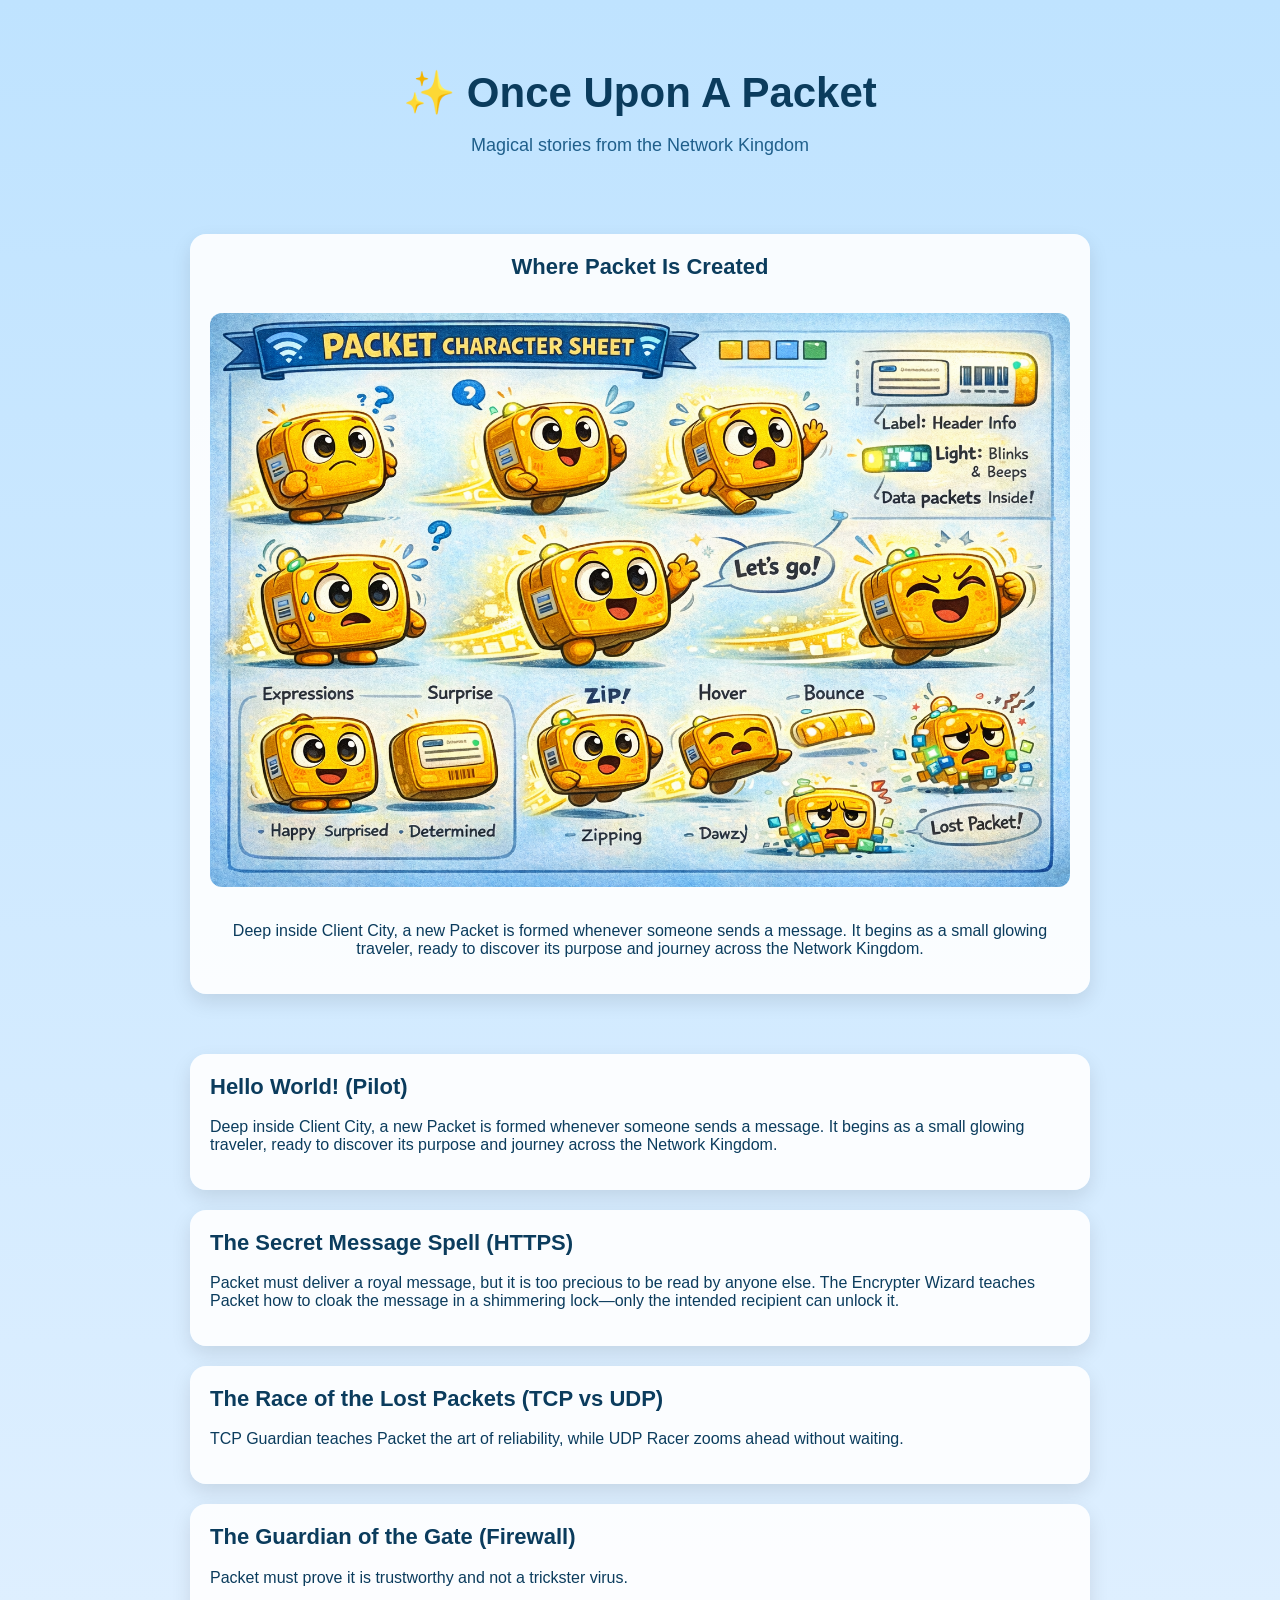
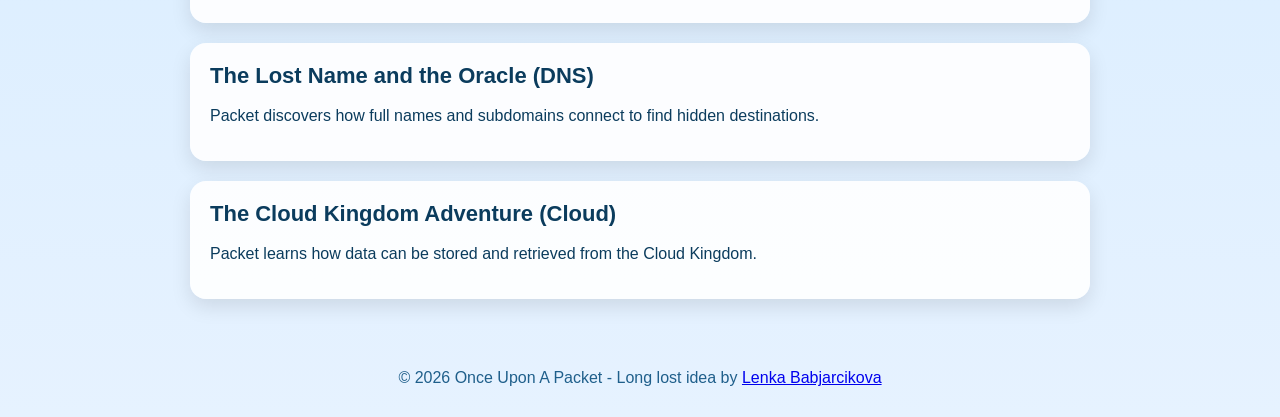
<file: index.html>
<!DOCTYPE html>
<html lang="en">
<head>
    <meta charset="UTF-8" />
    <meta name="viewport" content="width=device-width, initial-scale=1.0" />
    <title>Once Upon A Packet</title>

    <!-- Link external CSS -->
    <link rel="stylesheet" href="css/style.css" />
</head>
<body>

<header>
    <h1>✨ Once Upon A Packet</h1>
    <p class="subtitle">Magical stories from the Network Kingdom</p>
</header>

<div class="container">
    <div class="card center">
        <h2>Where Packet Is Created</h2>
        <img src="images/packet-creation.png" alt="Packet creation" class="card-image" />
        <p>
            Deep inside Client City, a new Packet is formed whenever someone sends a message.
            It begins as a small glowing traveler, ready to discover its purpose and journey across the Network Kingdom.
        </p>
    </div>
</div>

<div class="container">

    <a href="pilot.html" class="card-link">
        <div class="card">
                <h2>Hello World! (Pilot)</h2>
            <p>
                Deep inside Client City, a new Packet is formed whenever someone sends a message.
                It begins as a small glowing traveler, ready to discover its purpose and journey across the Network Kingdom.
            </p>
        </div>
    </a>

    <div class="card">
        <h2>The Secret Message Spell (HTTPS)</h2>
        <p>
            Packet must deliver a royal message, but it is too precious to be read by anyone else.
            The Encrypter Wizard teaches Packet how to cloak the message in a shimmering lock—only
            the intended recipient can unlock it.
        </p>
    </div>

    <div class="card">
        <h2>The Race of the Lost Packets (TCP vs UDP)</h2>
        <p>
            TCP Guardian teaches Packet the art of reliability, while UDP Racer zooms ahead without waiting.
        </p>
    </div>

    <div class="card">
        <h2>The Guardian of the Gate (Firewall)</h2>
        <p>
            Packet must prove it is trustworthy and not a trickster virus.
        </p>
    </div>

    <div class="card">
        <h2>The Lost Name and the Oracle (DNS)</h2>
        <p>
            Packet discovers how full names and subdomains connect to find hidden destinations.
        </p>
    </div>

    <div class="card">
        <h2>The Cloud Kingdom Adventure (Cloud)</h2>
        <p>
            Packet learns how data can be stored and retrieved from the Cloud Kingdom.
        </p>
    </div>

</div>

<footer>
    © 2026 Once Upon A Packet - Long lost idea by <a href="info.html">Lenka Babjarcikova</a>
</footer>

</body>
</html>
</file>
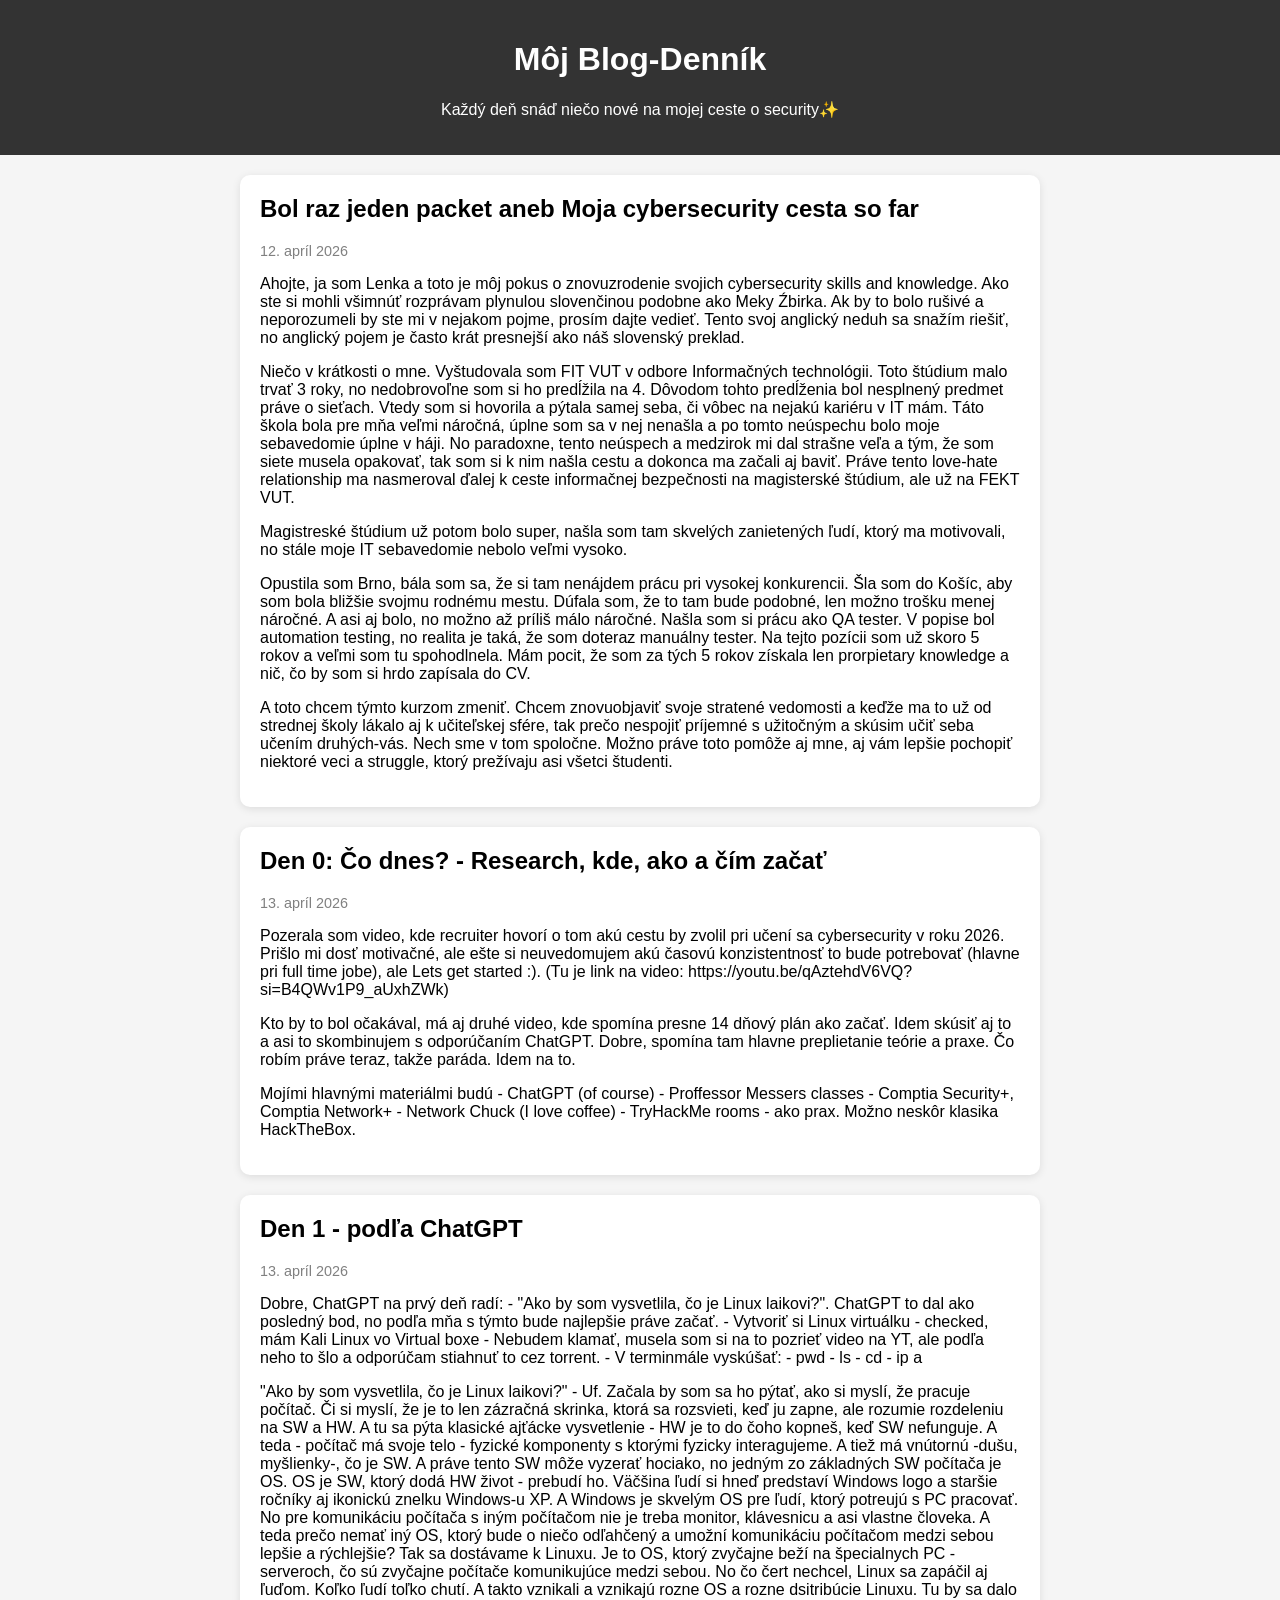
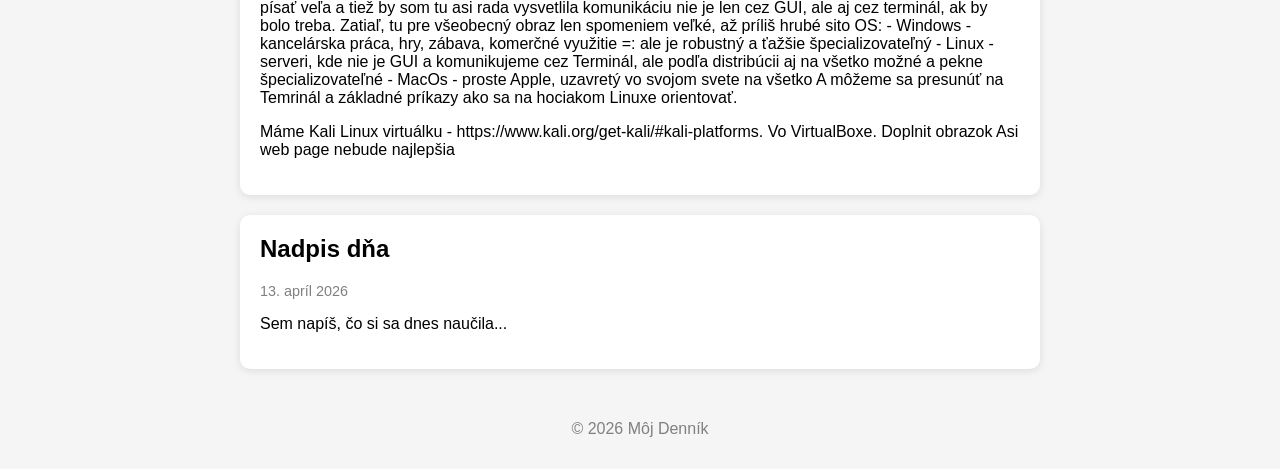
<file: info.html>
<!DOCTYPE html>
<html lang="sk">
<head>
    <meta charset="UTF-8">
    <meta name="viewport" content="width=device-width, initial-scale=1.0">
    <title>Môj Denník</title>
    <style>
        body {
            font-family: Arial, sans-serif;
            background-color: #f5f5f5;
            margin: 0;
            padding: 0;
        }

        header {
            background-color: #333;
            color: white;
            padding: 20px;
            text-align: center;
        }

        .container {
            max-width: 800px;
            margin: 20px auto;
            padding: 0 15px;
        }

        .post {
            background: white;
            padding: 20px;
            margin-bottom: 20px;
            border-radius: 10px;
            box-shadow: 0 2px 8px rgba(0,0,0,0.1);
        }

        .post h2 {
            margin-top: 0;
        }

        .date {
            color: gray;
            font-size: 0.9em;
            margin-bottom: 10px;
        }

        .post img {
            max-width: 100%;
            border-radius: 8px;
            margin-top: 10px;
        }

        footer {
            text-align: center;
            padding: 15px;
            color: gray;
        }
    </style>
</head>
<body>

<header>
    <h1>Môj Blog-Denník</h1>
    <p>Každý deň snáď niečo nové na mojej ceste o security✨</p>
</header>

<div class="container">
    <div class="post">
        <h2>Bol raz jeden packet aneb Moja cybersecurity cesta so far</h2>
        <div class="date">12. apríl 2026</div>
        <p>
            Ahojte, ja som Lenka a toto je môj pokus o znovuzrodenie svojich cybersecurity skills and knowledge.
            Ako ste si mohli všimnúť rozprávam plynulou slovenčinou podobne ako Meky Źbirka. Ak by to bolo rušivé a neporozumeli by ste mi v nejakom pojme, prosím dajte vedieť.
            Tento svoj anglický neduh sa snažím riešiť, no anglický pojem je často krát presnejší ako náš slovenský preklad.
        </p>
        <p>
            Niečo v krátkosti o mne. Vyštudovala som FIT VUT v odbore Informačných technológii. Toto štúdium malo trvať 3 roky, no nedobrovoľne som si ho predĺžila na 4.
            Dôvodom tohto predĺženia bol nesplnený predmet práve o sieťach. Vtedy som si hovorila a pýtala samej seba, či vôbec na nejakú kariéru v IT mám.
            Táto škola bola pre mňa veľmi náročná, úplne som sa v nej nenašla a po tomto neúspechu bolo moje sebavedomie úplne v háji.
            No paradoxne, tento neúspech a medzirok mi dal strašne veľa a tým, že som siete musela opakovať, tak som si k nim našla cestu a dokonca ma začali aj baviť.
            Práve tento love-hate relationship ma nasmeroval ďalej k ceste informačnej bezpečnosti na magisterské štúdium, ale už na FEKT VUT.
        <p>
            Magistreské štúdium už potom bolo super, našla som tam skvelých zanietených ľudí, ktorý ma motivovali, no stále moje IT sebavedomie nebolo veľmi vysoko.
        </p>
        <p>
            Opustila som Brno, bála som sa, že si tam nenájdem prácu pri vysokej konkurencii. Šla som do Košíc, aby som bola bližšie svojmu rodnému mestu.
            Dúfala som, že to tam bude podobné, len možno trošku menej náročné. A asi aj bolo, no možno až príliš málo náročné.
            Našla som si prácu ako QA tester. V popise bol automation testing, no realita je taká, že som doteraz manuálny tester.
            Na tejto pozícii som už skoro 5 rokov a veľmi som tu spohodlnela. Mám pocit, že som za tých 5 rokov získala len prorpietary knowledge a nič, čo by som si hrdo zapísala do CV.
        </p>
        <p>
            A toto chcem týmto kurzom zmeniť. Chcem znovuobjaviť svoje stratené vedomosti a keďže ma to už od strednej školy lákalo aj k učiteľskej sfére, tak prečo nespojiť príjemné s užitočným a skúsim učiť seba učením druhých-vás.
            Nech sme v tom spoločne. Možno práve toto pomôže aj mne, aj vám lepšie pochopiť niektoré veci a struggle, ktorý prežívaju asi všetci študenti.
        </p>
    </div>

    <!-- PRÍKLAD POSTU -->
    <div class="post">
        <h2>Den 0: Čo dnes? - Research, kde, ako a čím začať</h2>
        <div class="date">13. apríl 2026</div>
        <p>
            Pozerala som video, kde recruiter hovorí o tom akú cestu by zvolil pri učení sa cybersecurity v roku 2026.
            Prišlo mi dosť motivačné, ale ešte si neuvedomujem akú časovú konzistentnosť to bude potrebovať (hlavne pri full time jobe), ale Lets get started :).
            (Tu je link na video: https://youtu.be/qAztehdV6VQ?si=B4QWv1P9_aUxhZWk)
        </p>
        <p>
            Kto by to bol očakával, má aj druhé video, kde spomína presne 14 dňový plán ako začať. Idem skúsiť aj to a asi to skombinujem s odporúčaním ChatGPT.
            Dobre, spomína tam hlavne preplietanie teórie a praxe. Čo robím práve teraz, takže paráda. Idem na to.
        </p>
        <p>
            Mojími hlavnými materiálmi budú
                - ChatGPT (of course)
                - Proffessor Messers classes - Comptia Security+, Comptia Network+
                - Network Chuck (I love coffee)
                - TryHackMe rooms - ako prax. Možno neskôr klasika HackTheBox.
        </p>
        <p>
        </p>
    </div>

    <!-- SEM SI PRIDÁVAJ ĎALŠIE POSTY -->
    <div class="post">
        <h2>Den 1 - podľa ChatGPT</h2>
        <div class="date">13. apríl 2026</div>
        <p>
            Dobre, ChatGPT na prvý deň radí:
                - "Ako by som vysvetlila, čo je Linux laikovi?". ChatGPT to dal ako posledný bod, no podľa mňa s týmto bude najlepšie práve začať.
                - Vytvoriť si Linux virtuálku - checked, mám Kali Linux vo Virtual boxe
                    - Nebudem klamať, musela som si na to pozrieť video na YT, ale podľa neho to šlo a odporúčam stiahnuť to cez torrent.
                - V terminmále vyskúšať:
                    - pwd
                    - ls
                    - cd
                    - ip a
        </p>
        "Ako by som vysvetlila, čo je Linux laikovi?"
            - Uf. Začala by som sa ho pýtať, ako si myslí, že pracuje počítač. Či si myslí, že je to len zázračná skrinka, ktorá sa rozsvieti, keď ju zapne, ale rozumie rozdeleniu na SW a HW.
            A tu sa pýta klasické ajťácke vysvetlenie - HW je to do čoho kopneš, keď SW nefunguje. A teda - počítač má svoje telo - fyzické komponenty s ktorými fyzicky interagujeme.
            A tiež má vnútornú -dušu, myšlienky-, čo je SW.
            A práve tento SW môže vyzerať hociako, no jedným zo základných SW počítača je OS. OS je SW, ktorý dodá HW život - prebudí ho.
            Väčšina ľudí si hneď predstaví Windows logo a staršie ročníky aj ikonickú znelku Windows-u XP. A Windows je skvelým OS pre ľudí, ktorý potreujú s PC pracovať.
            No pre komunikáciu počítača s iným počítačom nie je treba monitor, klávesnicu a asi vlastne človeka. A teda prečo nemať iný OS, ktorý bude o niečo odľahčený a umožní komunikáciu počítačom medzi sebou lepšie a rýchlejšie?
            Tak sa dostávame k Linuxu. Je to OS, ktorý zvyčajne beží na špecialnych PC - serveroch, čo sú zvyčajne počítače komunikujúce medzi sebou. No čo čert nechcel, Linux sa zapáčil aj ľuďom.
            Koľko ľudí toľko chutí. A takto vznikali a vznikajú rozne OS a rozne dsitribúcie Linuxu.
            Tu by sa dalo písať veľa a tiež by som tu asi rada vysvetlila komunikáciu nie je len cez GUI, ale aj cez terminál, ak by bolo treba.
            Zatiaľ, tu pre všeobecný obraz len spomeniem veľké, až príliš hrubé sito OS:
                - Windows - kancelárska práca, hry, zábava, komerčné využitie =: ale je robustný a ťažšie špecializovateľný
                - Linux  - serveri, kde nie je GUI a komunikujeme cez Terminál, ale podľa distribúcii aj na všetko možné a pekne špecializovateľné
                - MacOs - proste Apple, uzavretý vo svojom svete na všetko
        A môžeme sa presunúť na Temrinál a základné príkazy ako sa na hociakom Linuxe orientovať.
        <p>
            Máme Kali Linux virtuálku - https://www.kali.org/get-kali/#kali-platforms. Vo VirtualBoxe.
            Doplnit obrazok
            Asi web page nebude najlepšia
        </p>
        <p>
        </p>
        <!-- Voliteľný obrázok -->
        <!-- <img src="obrazok.jpg" alt=""> -->
    </div>

    <!-- SEM SI PRIDÁVAJ ĎALŠIE POSTY -->
    <div class="post">
        <h2>Nadpis dňa</h2>
        <div class="date">13. apríl 2026</div>
        <p>
            Sem napíš, čo si sa dnes naučila...
        </p>
        <!-- Voliteľný obrázok -->
        <!-- <img src="obrazok.jpg" alt=""> -->
    </div>

</div>

<footer>
    <p>© 2026 Môj Denník</p>
</footer>

</body>
</html>
</file>
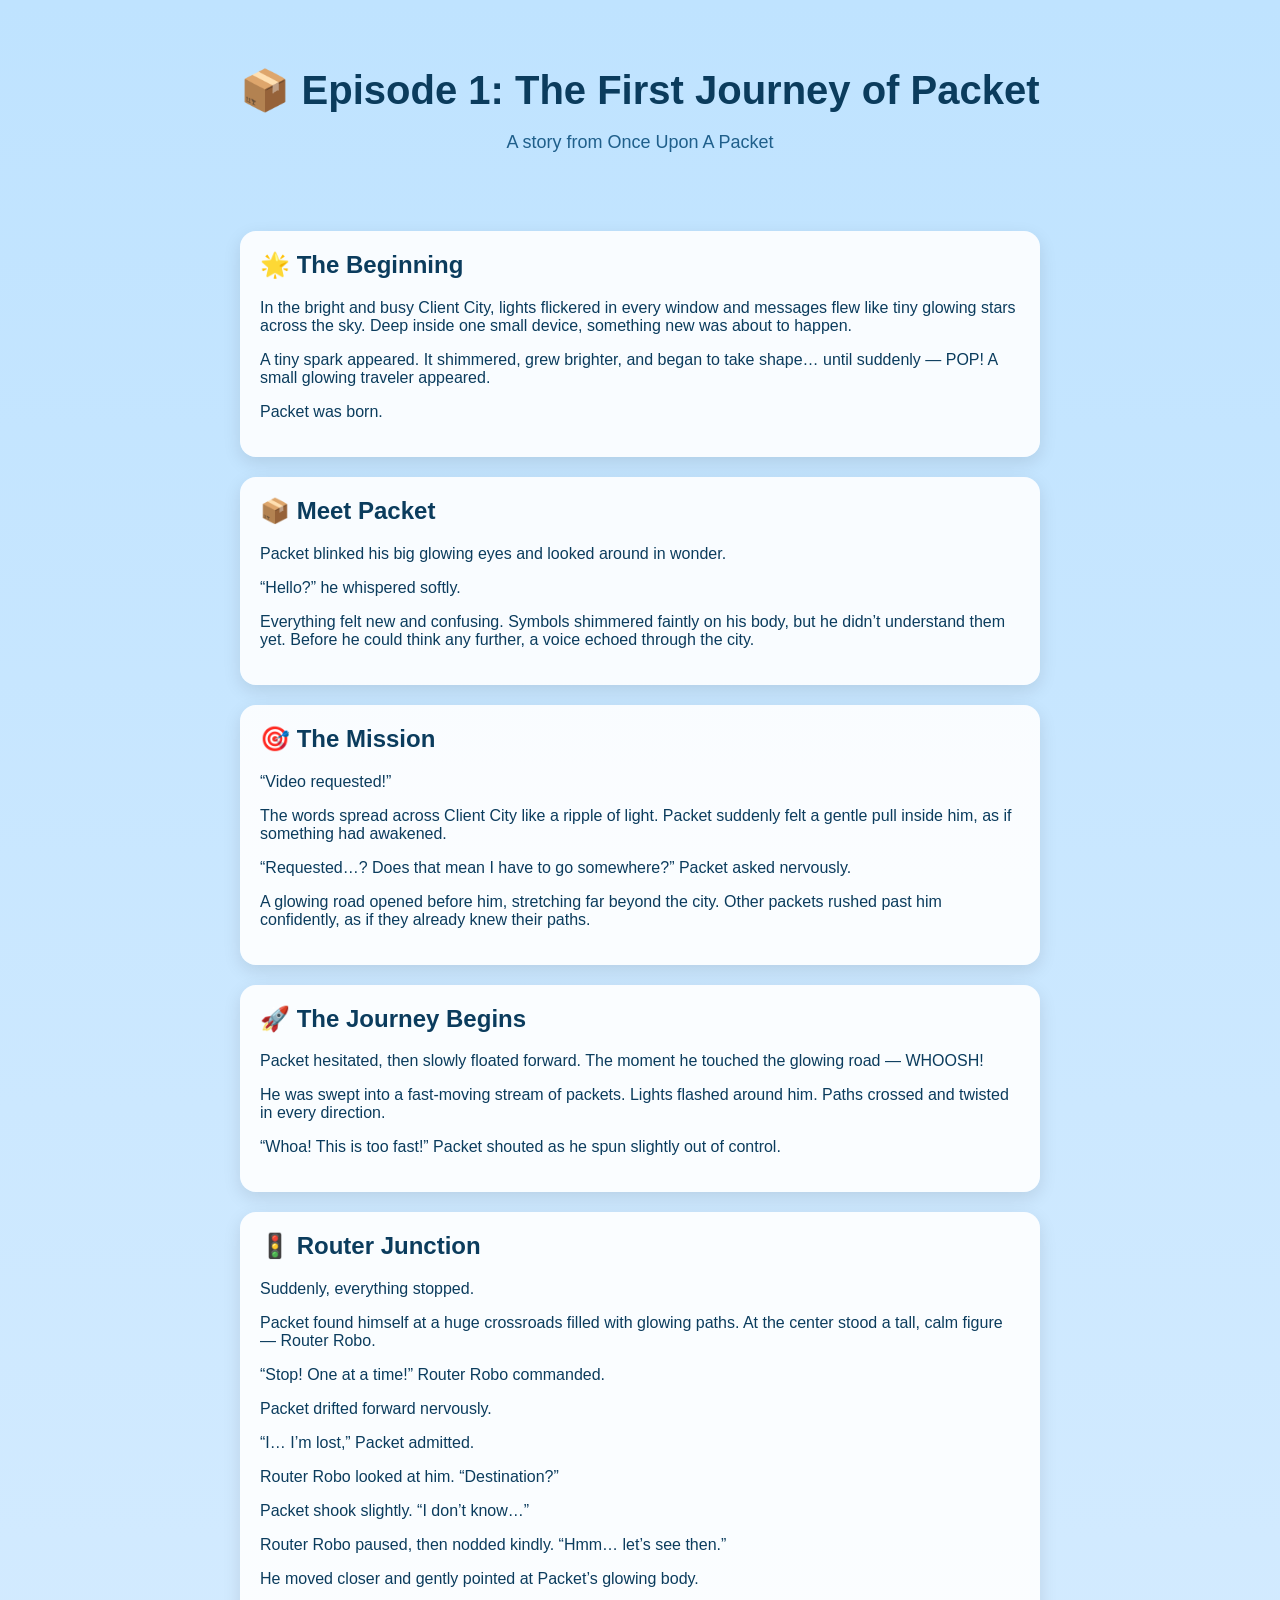
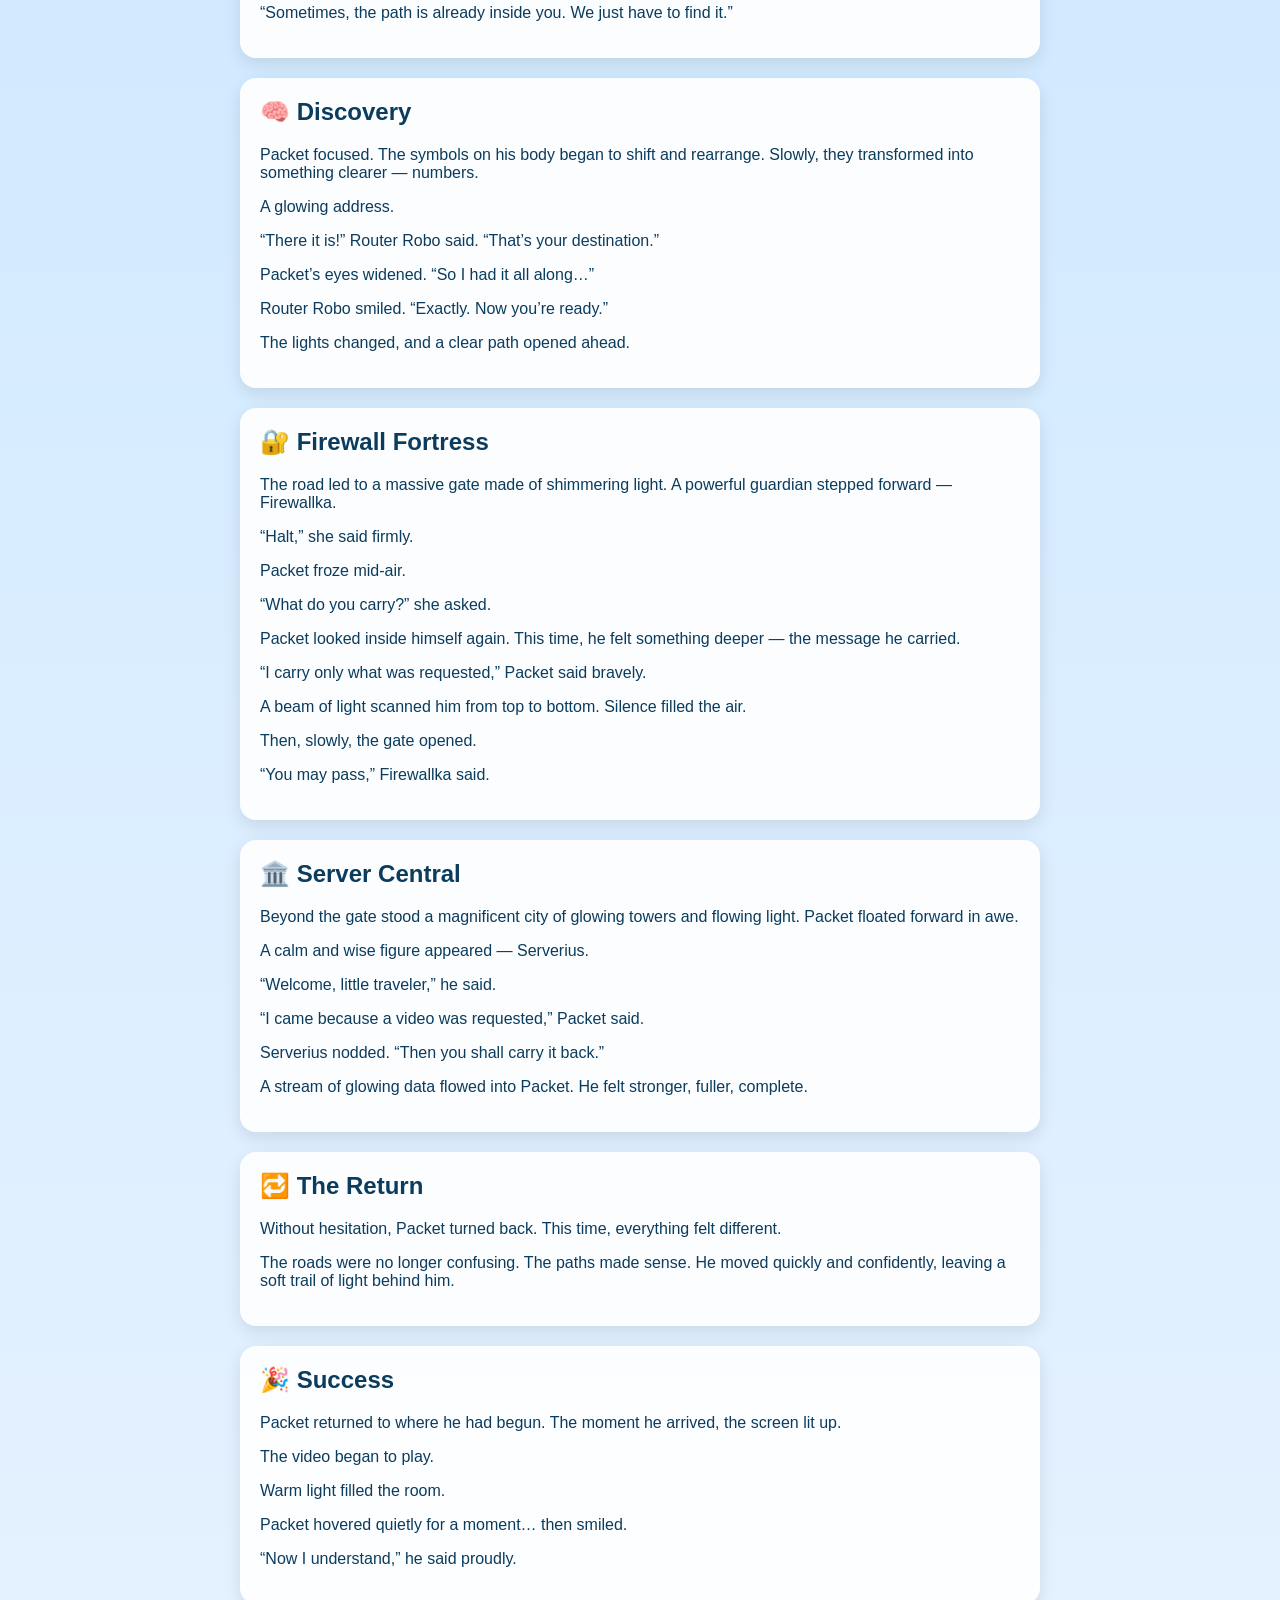
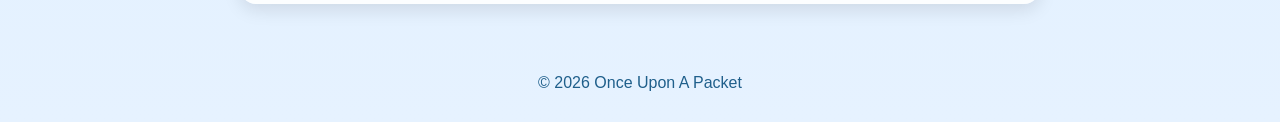
<file: pilot.html>
<!DOCTYPE html>
<html lang="en">
<head>
    <meta charset="UTF-8">
    <meta name="viewport" content="width=device-width, initial-scale=1.0">
    <title>Episode 1: The First Journey of Packet</title>
    <style>
        body { margin:0; font-family: Arial, sans-serif; background: linear-gradient(to bottom, #bfe3ff, #e6f2ff); color:#0b3c5d; }
        header { text-align:center; padding:40px 20px; }
        h1 { font-size:40px; margin-bottom:10px; }
        .subtitle { font-size:18px; color:#1f5f8b; }
        .container { max-width:800px; margin:auto; padding:20px; }
        .section { background: rgba(255,255,255,0.9); padding:20px; margin-bottom:20px; border-radius:16px; box-shadow:0 6px 18px rgba(0,0,0,0.1); }
        .section h2 { margin-top:0; }
        footer { text-align:center; padding:30px; color:#1f5f8b; }
    </style>
</head>
<body>

<header>
    <h1>📦 Episode 1: The First Journey of Packet</h1>
    <p class="subtitle">A story from Once Upon A Packet</p>
</header>

<div class="container">

    <div class="section">
        <h2>🌟 The Beginning</h2>
        <p>In the bright and busy Client City, lights flickered in every window and messages flew like tiny glowing stars across the sky. Deep inside one small device, something new was about to happen.</p>
        <p>A tiny spark appeared. It shimmered, grew brighter, and began to take shape… until suddenly — POP! A small glowing traveler appeared.</p>
        <p>Packet was born.</p>
    </div>

    <div class="section">
        <h2>📦 Meet Packet</h2>
        <p>Packet blinked his big glowing eyes and looked around in wonder.</p>
        <p>“Hello?” he whispered softly.</p>
        <p>Everything felt new and confusing. Symbols shimmered faintly on his body, but he didn’t understand them yet. Before he could think any further, a voice echoed through the city.</p>
    </div>

    <div class="section">
        <h2>🎯 The Mission</h2>
        <p>“Video requested!”</p>
        <p>The words spread across Client City like a ripple of light. Packet suddenly felt a gentle pull inside him, as if something had awakened.</p>
        <p>“Requested…? Does that mean I have to go somewhere?” Packet asked nervously.</p>
        <p>A glowing road opened before him, stretching far beyond the city. Other packets rushed past him confidently, as if they already knew their paths.</p>
    </div>

    <div class="section">
        <h2>🚀 The Journey Begins</h2>
        <p>Packet hesitated, then slowly floated forward. The moment he touched the glowing road — WHOOSH!</p>
        <p>He was swept into a fast-moving stream of packets. Lights flashed around him. Paths crossed and twisted in every direction.</p>
        <p>“Whoa! This is too fast!” Packet shouted as he spun slightly out of control.</p>
    </div>

    <div class="section">
        <h2>🚦 Router Junction</h2>
        <p>Suddenly, everything stopped.</p>
        <p>Packet found himself at a huge crossroads filled with glowing paths. At the center stood a tall, calm figure — Router Robo.</p>
        <p>“Stop! One at a time!” Router Robo commanded.</p>
        <p>Packet drifted forward nervously.</p>
        <p>“I… I’m lost,” Packet admitted.</p>
        <p>Router Robo looked at him. “Destination?”</p>
        <p>Packet shook slightly. “I don’t know…”</p>
        <p>Router Robo paused, then nodded kindly. “Hmm… let’s see then.”</p>
        <p>He moved closer and gently pointed at Packet’s glowing body.</p>
        <p>“Sometimes, the path is already inside you. We just have to find it.”</p>
    </div>

    <div class="section">
        <h2>🧠 Discovery</h2>
        <p>Packet focused. The symbols on his body began to shift and rearrange. Slowly, they transformed into something clearer — numbers.</p>
        <p>A glowing address.</p>
        <p>“There it is!” Router Robo said. “That’s your destination.”</p>
        <p>Packet’s eyes widened. “So I had it all along…”</p>
        <p>Router Robo smiled. “Exactly. Now you’re ready.”</p>
        <p>The lights changed, and a clear path opened ahead.</p>
    </div>

    <div class="section">
        <h2>🔐 Firewall Fortress</h2>
        <p>The road led to a massive gate made of shimmering light. A powerful guardian stepped forward — Firewallka.</p>
        <p>“Halt,” she said firmly.</p>
        <p>Packet froze mid-air.</p>
        <p>“What do you carry?” she asked.</p>
        <p>Packet looked inside himself again. This time, he felt something deeper — the message he carried.</p>
        <p>“I carry only what was requested,” Packet said bravely.</p>
        <p>A beam of light scanned him from top to bottom. Silence filled the air.</p>
        <p>Then, slowly, the gate opened.</p>
        <p>“You may pass,” Firewallka said.</p>
    </div>

    <div class="section">
        <h2>🏛️ Server Central</h2>
        <p>Beyond the gate stood a magnificent city of glowing towers and flowing light. Packet floated forward in awe.</p>
        <p>A calm and wise figure appeared — Serverius.</p>
        <p>“Welcome, little traveler,” he said.</p>
        <p>“I came because a video was requested,” Packet said.</p>
        <p>Serverius nodded. “Then you shall carry it back.”</p>
        <p>A stream of glowing data flowed into Packet. He felt stronger, fuller, complete.</p>
    </div>

    <div class="section">
        <h2>🔁 The Return</h2>
        <p>Without hesitation, Packet turned back. This time, everything felt different.</p>
        <p>The roads were no longer confusing. The paths made sense. He moved quickly and confidently, leaving a soft trail of light behind him.</p>
    </div>

    <div class="section">
        <h2>🎉 Success</h2>
        <p>Packet returned to where he had begun. The moment he arrived, the screen lit up.</p>
        <p>The video began to play.</p>
        <p>Warm light filled the room.</p>
        <p>Packet hovered quietly for a moment… then smiled.</p>
        <p>“Now I understand,” he said proudly.</p>
    </div>

</div>

<footer>
    © 2026 Once Upon A Packet
</footer>

</body>
</html>
</file>
<file: css/style.css>
body {
    margin: 0;
    font-family: Arial, sans-serif;
    background: linear-gradient(to bottom, #bfe3ff, #e6f2ff);
    color: #0b3c5d;
}

header {
    text-align: center;
    padding: 40px 20px;
}

h1 {
    font-size: 42px;
    margin-bottom: 10px;
}

.subtitle {
    font-size: 18px;
    color: #1f5f8b;
}

.container {
    max-width: 900px;
    margin: 0 auto;
    padding: 20px;
}

.card {
    background: rgba(255, 255, 255, 0.9);
    border-radius: 16px;
    padding: 20px;
    margin-bottom: 20px;
    box-shadow: 0 8px 20px rgba(0,0,0,0.1);
    transition: transform 0.2s ease;
}

.card h2 {
    margin-top: 0;
    font-size: 22px;
    color: #0b3c5d;
}

.center {
    text-align: center;
}

.card-image {
    max-width: 100%;
    border-radius: 12px;
    margin: 15px 0;
}

footer {
    text-align: center;
    padding: 30px;
    color: #1f5f8b;
}
.card-link {
    text-decoration: none;
    color: inherit;
    display: block;
}

.card-link:hover .card {
    transform: translateY(-5px);
}
</file>
